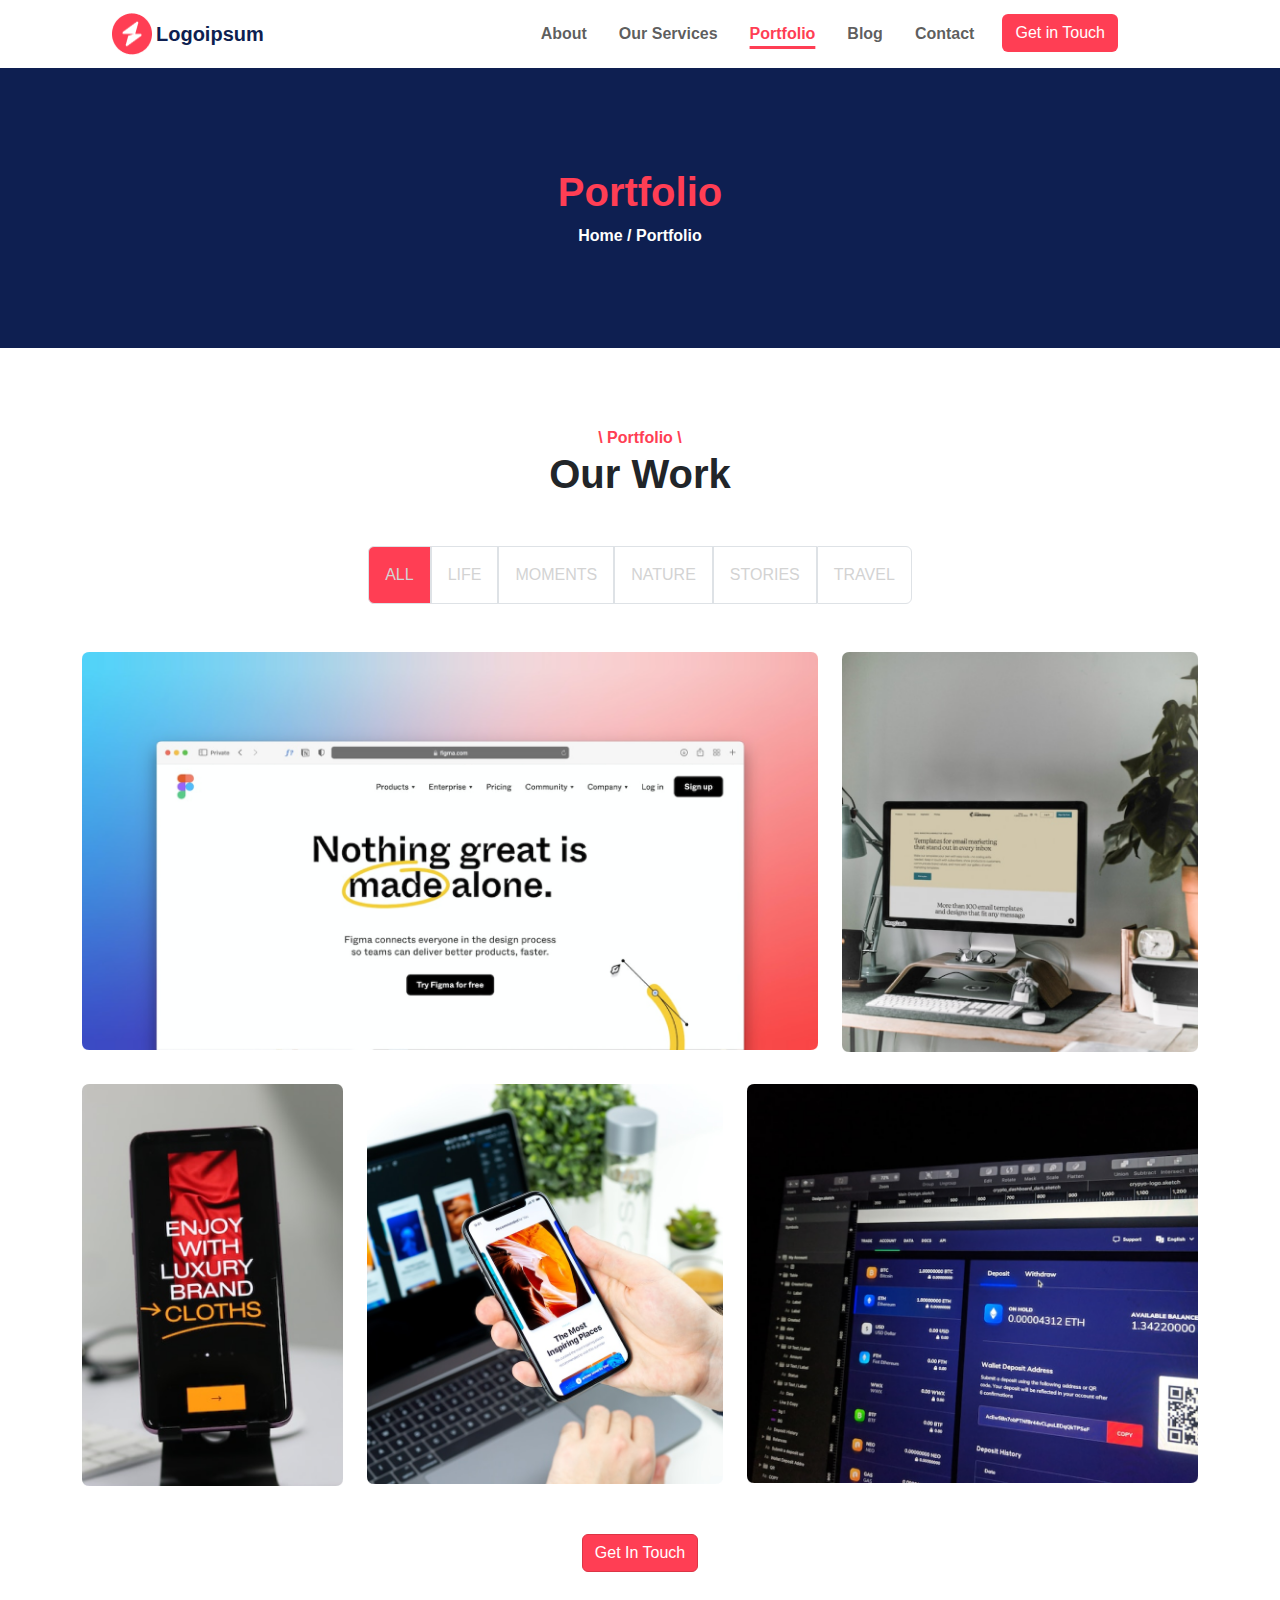
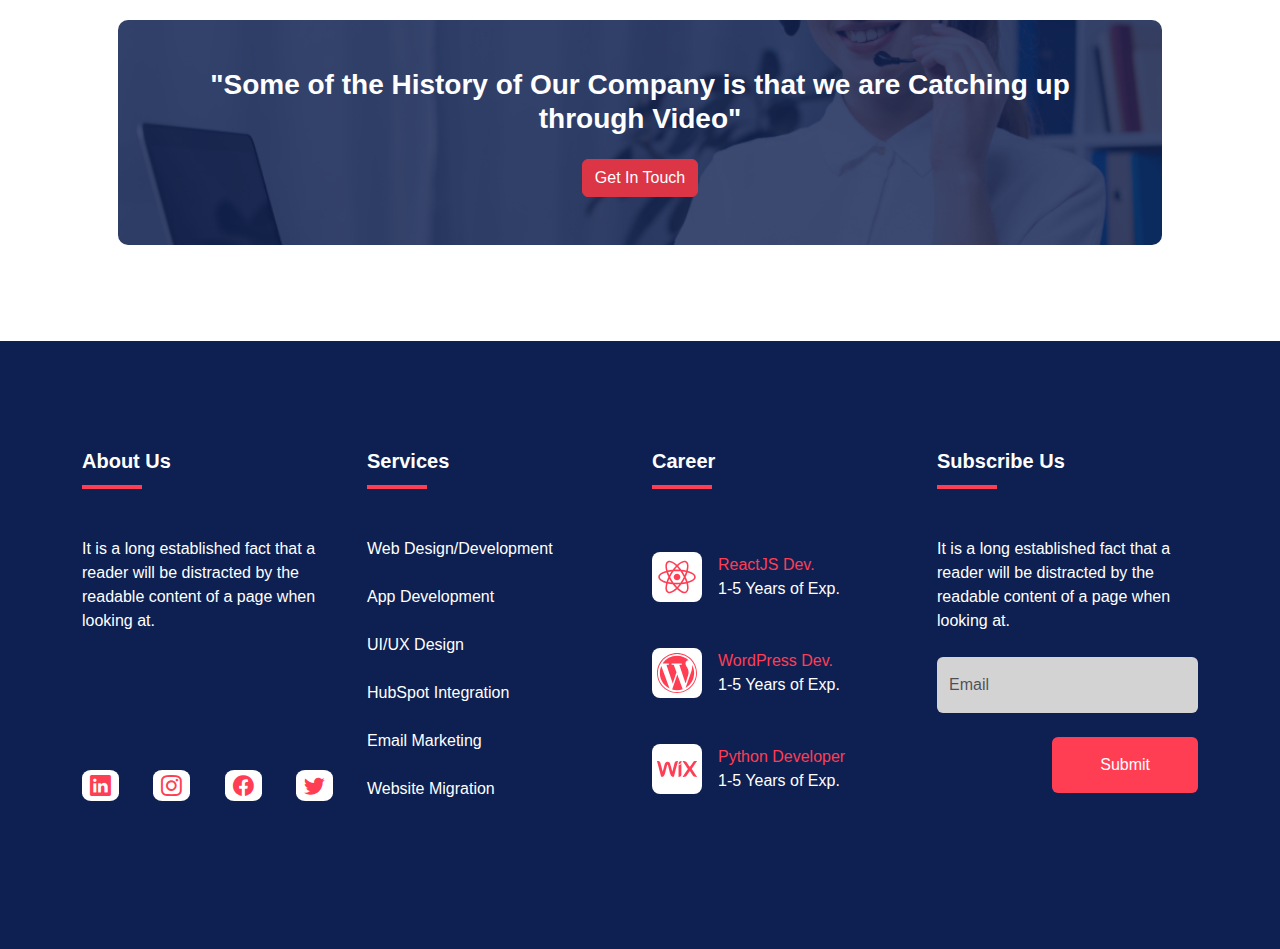
<file: index.html>
<!DOCTYPE html>
<html lang="en">

<head>
    <meta charset="UTF-8">
    <meta name="viewport" content="width=device-width, initial-scale=1.0">
    <link rel="stylesheet" href="https://cdn.jsdelivr.net/npm/bootstrap@5.3.3/dist/css/bootstrap.min.css">
    <link rel="stylesheet" href="https://cdn.jsdelivr.net/npm/bootstrap-icons@1.11.3/font/bootstrap-icons.min.css">
    <link rel="stylesheet" href="styles.css">
    <title>Portfolio</title>
</head>

<body>

<nav class="navbar navbar-expand-lg bg-white">
<div class="container-fluid d-flex justify-content-between align-items-center">
    <a class="navbar-brand d-flex align-items-center" href="#">
        <img class="me-1" src="img/logo.png" alt="">
        Logoipsum
    </a>
    <button class="navbar-toggler" type="button" data-bs-toggle="collapse" data-bs-target="#navbarNav"
        aria-controls="navbarNav" aria-expanded="false" aria-label="Toggle navigation">
        <span class="navbar-toggler-icon"></span>
    </button>
    <div class="collapse navbar-collapse justify-content-end" id="navbarNav">
        <ul class="navbar-nav fw-bold gap-3">
            <li class="nav-item">
                <a class="nav-link" href="#">About</a>
            </li>
            <li class="nav-item">
                <a class="nav-link" href="#">Our Services</a>
            </li>
            <li class="nav-item">
                <a class="nav-link  active" aria-current="page" href="#">Portfolio</a>
            </li>
            <li class="nav-item">
                <a class="nav-link" href="#">Blog</a>
            </li>
            <li class="nav-item">
                <a class="nav-link" href="#">Contact</a>
            </li>
            <li class="nav-item">
                <button type="button" class="btn ms-1">Get in Touch</button>
            </li>
        </ul>
    </div>
</div>
</nav>

<div class="text-center px-auto secondcont">
<h1 class="fw-bold">Portfolio</h1>
<div class="fw-bold text-white">Home / Portfolio</div>
</div>

<main class="bg-white">
<div class="text-center px-auto getintouch pt-5">
    <div class="fw-bolder">\ Portfolio \</div>
    <h1 class="fw-bold">Our Work</h1>
</div>

<div class="container d-flex justify-content-center align-items-center my-5">
    <div class="row d-flex">
        <div class="col col4 bg-danger border text-center py-lg-3 px-lg-3 px-sm-2 py-sm-2 mx-0 rounded-start">ALL</div>
        <div class="col col4 text-center py-lg-3 px-lg-3 px-sm-2 py-sm-2 border mx-0">LIFE</div>
        <div class="col col4 text-center py-lg-3 px-lg-3 px-sm-2 py-sm-2 border mx-0">MOMENTS</div>
        <div class="col col4 text-center py-lg-3 px-lg-3 px-sm-2 py-sm-2 border mx-0">NATURE</div>
        <div class="col col4 text-center py-lg-3 px-lg-3 px-sm-2 py-sm-2 border mx-0">STORIES</div>
        <div class="col col4 text-center py-lg-3 px-lg-3 px-sm-2 py-sm-2 border mx-0 rounded-end">TRAVEL</div>
    </div>
</div>

<div class="container">
    <div class="row">
        <div class="col-lg-8">
            <img src="img/img0.png" alt="Image 0" class="img-fluid">
        </div>
        <div class="col-lg-4 mt-lg-0  mt-sm-4">
            <img src="img/img1.png" alt="Image 1" class="img-fluid w-100">
        </div>
    </div>
    <div class="row mt-3">
        <div class="col-md-3 mt-sm-3">
            <img src="img/img2.png" alt="Image 2" class="img-fluid w-100">
        </div>
        <div class="col-md-4 mt-sm-3">
            <img src="img/img3.png" alt="Image 3" class="img-fluid w-100">
        </div>
        <div class="col-md-5 mt-sm-3">
            <img src="img/img4.png" alt="Image 4" class="img-fluid w-100">
        </div>
    </div>
</div>
<div class="mt-5 d-flex justify-content-center">
<button class="btn btn2 btn-danger ">Get In Touch</button>
</div>
</main>

<div class="container bg-white py-5 px-5 mb-5">
    <div class="row justify-content-center">
        <div class="col-12">
            <div class="background-section position-relative text-center p-5">
                <h3 class="text-white fw-bold">"Some of the History of Our Company is that we are Catching up through
                    Video"</h3>
                <a href="#" class="btn btn-danger mt-3">Get In Touch</a>
            </div>
        </div>
    </div>
</div>

<footer>
<div class="container py-5">
    <div class="row text-center text-md-start">
        <div class="col-md-3 mb-4">
            <h5 class="underline pb-2">About Us</h5>
            <p class="mt-3 mt-lg-5">It is a long established fact that a reader will be distracted by the readable content
                of a page when looking at.</p>
            <div class="social-icons d-flex justify-content-center justify-content-md-start px-auto py-auto gap-4">
                <a href="#"><i class="bi bi-linkedin px-2 py-2"></i></a>
                <a href="#"><i class="bi bi-instagram px-2 py-2"></i></a>
                <a href="#"><i class="bi bi-facebook px-2 py-2"></i></a>
                <a href="#"><i class="bi bi-twitter px-2 py-2"></i></a>
            </div>
        </div>

        <div class="col-md-3 mb-4">
            <h5 class="underline pb-2">Services</h5>
            <ul class="list-unstyled mt-3 mt-lg-5">
                <li class="mb-4">Web Design/Development</li>
                <li class="mb-4">App Development</li>
                <li class="mb-4">UI/UX Design</li>
                <li class="mb-4">HubSpot Integration</li>
                <li class="mb-4">Email Marketing</li>
                <li>Website Migration</li>
            </ul>
        </div>

        <div class="col-md-3 mb-4 justcont">
            <h5 class="underline pb-2">Career</h5>
            <div class="d-flex align-items-center mt-3 mt-lg-5">
                <div class="icon-box me-3">
                <svg height="2.5rem" width="12.5rem"viewBox="0 0 32 32" fill="none" xmlns="http://www.w3.org/2000/svg">
                    <g id="SVGRepo_bgCarrier" stroke-width="0"></g>
                    <g id="SVGRepo_tracerCarrier" stroke-linecap="round" stroke-linejoin="round"></g>
                    <g id="SVGRepo_iconCarrier">
                        <path
                            d="M18.6789 15.9759C18.6789 14.5415 17.4796 13.3785 16 13.3785C14.5206 13.3785 13.3211 14.5415 13.3211 15.9759C13.3211 17.4105 14.5206 18.5734 16 18.5734C17.4796 18.5734 18.6789 17.4105 18.6789 15.9759Z"
                            fill="#FF3E54"></path>
                        <path fill-rule="evenodd" clip-rule="evenodd"
                            d="M24.7004 11.1537C25.2661 8.92478 25.9772 4.79148 23.4704 3.39016C20.9753 1.99495 17.7284 4.66843 16.0139 6.27318C14.3044 4.68442 10.9663 2.02237 8.46163 3.42814C5.96751 4.82803 6.73664 8.8928 7.3149 11.1357C4.98831 11.7764 1 13.1564 1 15.9759C1 18.7874 4.98416 20.2888 7.29698 20.9289C6.71658 23.1842 5.98596 27.1909 8.48327 28.5877C10.9973 29.9932 14.325 27.3945 16.0554 25.7722C17.7809 27.3864 20.9966 30.0021 23.4922 28.6014C25.9956 27.1963 25.3436 23.1184 24.7653 20.8625C27.0073 20.221 31 18.7523 31 15.9759C31 13.1835 26.9903 11.7923 24.7004 11.1537ZM24.4162 19.667C24.0365 18.5016 23.524 17.2623 22.8971 15.9821C23.4955 14.7321 23.9881 13.5088 24.3572 12.3509C26.0359 12.8228 29.7185 13.9013 29.7185 15.9759C29.7185 18.07 26.1846 19.1587 24.4162 19.667ZM22.85 27.526C20.988 28.571 18.2221 26.0696 16.9478 24.8809C17.7932 23.9844 18.638 22.9422 19.4625 21.7849C20.9129 21.6602 22.283 21.4562 23.5256 21.1777C23.9326 22.7734 24.7202 26.4763 22.85 27.526ZM9.12362 27.5111C7.26143 26.47 8.11258 22.8946 8.53957 21.2333C9.76834 21.4969 11.1286 21.6865 12.5824 21.8008C13.4123 22.9332 14.2816 23.9741 15.1576 24.8857C14.0753 25.9008 10.9945 28.557 9.12362 27.5111ZM2.28149 15.9759C2.28149 13.874 5.94207 12.8033 7.65904 12.3326C8.03451 13.5165 8.52695 14.7544 9.12123 16.0062C8.51925 17.2766 8.01977 18.5341 7.64085 19.732C6.00369 19.2776 2.28149 18.0791 2.28149 15.9759ZM9.1037 4.50354C10.9735 3.45416 13.8747 6.00983 15.1159 7.16013C14.2444 8.06754 13.3831 9.1006 12.5603 10.2265C11.1494 10.3533 9.79875 10.5569 8.55709 10.8297C8.09125 9.02071 7.23592 5.55179 9.1037 4.50354ZM20.3793 11.5771C21.3365 11.6942 22.2536 11.85 23.1147 12.0406C22.8562 12.844 22.534 13.6841 22.1545 14.5453C21.6044 13.5333 21.0139 12.5416 20.3793 11.5771ZM16.0143 8.0481C16.6054 8.66897 17.1974 9.3623 17.7798 10.1145C16.5985 10.0603 15.4153 10.0601 14.234 10.1137C14.8169 9.36848 15.414 8.67618 16.0143 8.0481ZM9.8565 14.5444C9.48329 13.6862 9.16398 12.8424 8.90322 12.0275C9.75918 11.8418 10.672 11.69 11.623 11.5748C10.9866 12.5372 10.3971 13.5285 9.8565 14.5444ZM11.6503 20.4657C10.6679 20.3594 9.74126 20.2153 8.88556 20.0347C9.15044 19.2055 9.47678 18.3435 9.85796 17.4668C10.406 18.4933 11.0045 19.4942 11.6503 20.4657ZM16.0498 23.9915C15.4424 23.356 14.8365 22.6531 14.2448 21.8971C15.4328 21.9423 16.6231 21.9424 17.811 21.891C17.2268 22.6608 16.6369 23.3647 16.0498 23.9915ZM22.1667 17.4222C22.5677 18.3084 22.9057 19.1657 23.1742 19.9809C22.3043 20.1734 21.3652 20.3284 20.3757 20.4435C21.015 19.4607 21.6149 18.4536 22.1667 17.4222ZM18.7473 20.5941C16.9301 20.72 15.1016 20.7186 13.2838 20.6044C12.2509 19.1415 11.3314 17.603 10.5377 16.0058C11.3276 14.4119 12.2404 12.8764 13.2684 11.4158C15.0875 11.2825 16.9178 11.2821 18.7369 11.4166C19.7561 12.8771 20.6675 14.4086 21.4757 15.9881C20.6771 17.5812 19.7595 19.1198 18.7473 20.5941ZM22.8303 4.4666C24.7006 5.51254 23.8681 9.22726 23.4595 10.8426C22.2149 10.5641 20.8633 10.3569 19.4483 10.2281C18.6239 9.09004 17.7698 8.05518 16.9124 7.15949C18.1695 5.98441 20.9781 3.43089 22.8303 4.4666Z"
                            fill="#FF3E54"></path>
                    </g>
                </svg>

                </div>
                <div>
                    <p class="mb-0 mt-0 pt-3">ReactJS Dev.</p>
                    <p>1-5 Years of Exp.</p>
                </div>
            </div>
            <div class="d-flex align-items-center mt-3">
                <div class="icon-box me-3">
                <svg height="2.5rem" width="12.5rem" version="1.1" id="Capa_1" xmlns="http://www.w3.org/2000/svg"
                    xmlns:xlink="http://www.w3.org/1999/xlink" viewBox="0 0 25.925 25.925" xml:space="preserve" fill="#000000">
                    <g id="SVGRepo_bgCarrier" stroke-width="0"></g>
                    <g id="SVGRepo_tracerCarrier" stroke-linecap="round" stroke-linejoin="round"></g>
                    <g id="SVGRepo_iconCarrier">
                        <g>
                            <path style="fill:#FF3E54;"
                                d="M1.843,12.962c0,4.401,2.557,8.205,6.267,10.008L2.805,8.437C2.189,9.819,1.843,11.35,1.843,12.962z M20.469,12.4c0-1.374-0.493-2.326-0.917-3.066c-0.563-0.917-1.092-1.691-1.092-2.608c0-1.021,0.775-1.973,1.867-1.973 c0.049,0,0.096,0.006,0.145,0.008c-1.979-1.813-4.615-2.919-7.509-2.919c-3.885,0-7.303,1.993-9.291,5.013 c0.261,0.008,0.507,0.013,0.716,0.013c1.163,0,2.963-0.142,2.963-0.142c0.599-0.035,0.67,0.846,0.071,0.917 c0,0-0.603,0.07-1.272,0.105l4.049,12.045l2.434-7.298l-1.732-4.747c-0.599-0.035-1.167-0.105-1.167-0.105 c-0.6-0.036-0.529-0.953,0.07-0.917c0,0,1.836,0.142,2.928,0.142c1.163,0,2.964-0.142,2.964-0.142 c0.6-0.035,0.67,0.846,0.071,0.917c0,0-0.604,0.07-1.272,0.105l4.018,11.953l1.11-3.706C20.187,14.55,20.469,13.353,20.469,12.4z M13.158,13.935l-3.337,9.694c0.997,0.293,2.05,0.453,3.142,0.453c1.294,0,2.537-0.224,3.693-0.63 c-0.029-0.048-0.057-0.099-0.08-0.153L13.158,13.935z M22.72,7.627c0.049,0.354,0.075,0.734,0.075,1.144 c0,1.128-0.212,2.396-0.846,3.982l-3.396,9.82c3.306-1.928,5.529-5.509,5.529-9.611C24.082,11.028,23.588,9.21,22.72,7.627z">
                            </path>
                            <g>
                                <path style="fill:#FF3E54;"
                                    d="M0,12.962c0,7.147,5.815,12.963,12.962,12.963c7.149,0,12.963-5.816,12.963-12.963 S20.111,0,12.963,0S0,5.814,0,12.962z M0.594,12.962c0-6.819,5.548-12.368,12.368-12.368s12.369,5.549,12.369,12.368 S19.782,25.33,12.963,25.33S0.594,19.781,0.594,12.962z">
                                </path>
                            </g>
                        </g>
                    </g>
                </svg>
                </div>
                <div>
                    <p class="mt-0 mb-0 pt-3">WordPress Dev.</p>
                    <p>1-5 Years of Exp.</p>
                </div>
            </div>
            <div class="d-flex align-items-center mt-3">
                <div class="icon-box me-3">
                    <svg height="2.5rem" width="12.5rem" fill="#FF3E54" viewBox="0 0 24 24" xmlns="http://www.w3.org/2000/svg">
                        <g id="SVGRepo_bgCarrier" stroke-width="0"></g>
                        <g id="SVGRepo_tracerCarrier" stroke-linecap="round" stroke-linejoin="round"></g>
                        <g id="SVGRepo_iconCarrier">
                            <path
                                d="m3.438 13.605c.073-.281.149-.56.222-.842.284-1.083.565-2.17.855-3.254.105-.442.259-.831.459-1.19l-.012.024c.215-.371.583-.632 1.016-.699l.008-.001c.101-.023.218-.036.338-.036.467 0 .887.198 1.182.515l.001.001c.136.156.243.341.31.544l.003.011c.185.492.377 1.125.535 1.772l.025.124q.391 1.482.786 2.966c.006.023 0 .05.033.07.056-.222.116-.442.172-.661q.51-1.987 1.018-3.97c.062-.248.126-.495.191-.743.049-.185.124-.346.222-.491l-.004.006c.149-.221.38-.376.649-.422l.006-.001c.313-.065.674-.103 1.044-.104h.001c.073 0 .086.017.07.086q-.466 1.779-.928 3.558-.684 2.631-1.371 5.259c-.046.172-.089.347-.135.518-.01.033-.014.062-.059.066-.07.007-.151.011-.234.011-.263 0-.517-.039-.756-.111l.018.005c-.122-.043-.225-.11-.31-.195-.12-.112-.231-.229-.335-.351l-.005-.006c-.113-.169-.212-.363-.287-.569l-.006-.019c-.265-.639-.505-1.403-.679-2.192l-.017-.094c-.281-1.12-.568-2.24-.852-3.36-.018-.07-.047-.132-.087-.186l.001.001c-.043-.077-.125-.129-.218-.129-.002 0-.003 0-.005 0-.113.011-.205.087-.239.189l-.001.002c-.096.304-.165.614-.248.922-.334 1.288-.658 2.58-1.001 3.865-.102.383-.271.743-.4 1.12-.138.361-.369.66-.665.876l-.005.004c-.135.104-.3.174-.481.195h-.005c-.154.021-.333.032-.514.032-.054 0-.107-.001-.161-.003h.008c-.059 0-.08-.023-.099-.08q-.48-1.823-.968-3.643-.631-2.384-1.27-4.777l-.238-.902c-.006-.03-.032-.073.03-.079.105-.015.226-.023.349-.023.399 0 .778.089 1.117.248l-.016-.007c.234.122.41.33.487.581l.002.007c.172.56.301 1.126.446 1.691q.495 1.913.984 3.826c.003.017.008.033.014.048l-.001-.001z">
                            </path>
                            <path
                                d="m15.343 16.739c.099-.149.188-.281.278-.416q1.44-2.146 2.88-4.288c.011-.014.018-.032.018-.051 0-.023-.009-.043-.025-.058q-1.194-1.774-2.385-3.548l-.72-1.083c-.01-.017-.033-.033-.026-.066l.489.03c.304.02.602.04.902.056.244.03.461.129.636.276l-.002-.002c.158.12.291.264.396.426l.004.007c.518.786 1.03 1.576 1.569 2.346.24.34.343.307.598.056.126-.149.242-.316.342-.493l.008-.016c.446-.664.886-1.334 1.341-1.992.253-.354.642-.596 1.089-.65l.007-.001c.275-.031.594-.048.916-.048.104 0 .208.002.311.005h-.015c.08 0 .03.043.014.066-.222.33-.442.661-.667.991q-1.22 1.822-2.438 3.633c-.014.017-.023.04-.023.064 0 .028.011.053.029.071q1.546 2.299 3.089 4.598c.014.023.046.046.036.07s-.056.014-.08.014c-.089.003-.193.005-.298.005-.293 0-.583-.014-.869-.04l.037.003c-.424-.053-.794-.25-1.066-.541l-.001-.001c-.133-.16-.257-.338-.364-.527l-.01-.018c-.433-.647-.862-1.295-1.295-1.946-.068-.106-.154-.194-.254-.262l-.003-.002c-.033-.03-.077-.048-.126-.048s-.093.018-.126.049c-.073.051-.134.114-.183.186l-.002.003c-.545.779-1.05 1.586-1.579 2.378-.251.37-.639.631-1.09.709l-.01.001c-.214.037-.461.057-.713.057-.071 0-.142-.002-.212-.005h.01z">
                            </path>
                            <path
                                d="m14.639 8.758v.129q0 3.29.006 6.58c0 .012.001.025.001.039 0 .45-.248.843-.615 1.048l-.006.003c-.128.082-.281.138-.445.155h-.005c-.152.017-.327.026-.505.026-.01 0-.021 0-.031 0h.002c-.109 0-.109 0-.109-.106 0-1.186 0-2.372-.006-3.558 0-.998-.01-1.992 0-2.99.009-.189.115-.35.269-.438l.003-.001c.146-.096.307-.16.459-.245.304-.147.563-.301.807-.474l-.017.012c.056-.053.115-.112.194-.182z">
                            </path>
                            <path
                                d="m12.912 9.182c0-.012 0-.026 0-.04 0-.282.036-.555.104-.815l-.005.022c.09-.326.276-.6.526-.798l.003-.002c.231-.161.51-.27.811-.303l.008-.001c.089-.017.178-.023.267-.036.073-.014.093.026.096.089 0 .014.001.032.001.049 0 .119-.011.236-.032.35l.002-.012c-.066.403-.25.755-.516 1.028-.152.143-.335.255-.538.324l-.01.003c-.232.085-.433.193-.615.325l.007-.005c-.026.02-.056.059-.093.04s-.017-.066-.02-.099.003-.082.003-.118z">
                            </path>
                        </g>
                    </svg>
                </div>
                <div>
                    <p class="mt-0 mb-0 pt-3">Python Developer</p>
                    <p>1-5 Years of Exp.</p>
                </div>
            </div>
        </div>

        <div class="col-md-3 mb-4">
            <h5 class="underline pb-2 pb-2">Subscribe Us</h5>
            <p class="mt-3 mt-lg-5">It is a long established fact that a reader will be distracted by the readable content
                of a page when looking at.</p>
            <form>
                <input type="email" class="form-control me-2 mt-4 py-3" placeholder="Email" required>
                <button type="submit" class="btn btn-submit px-5 py-3 mt-4 float-end emailbtn">Submit</button>
            </form>
        </div>
    </div>
</div>
    </footer>

    <script src="https://code.jquery.com/jquery-3.5.1.min.js"></script>
    <script src="https://cdn.jsdelivr.net/npm/@popperjs/core@2.11.8/dist/umd/popper.min.js"
        integrity="sha384-I7E8VVD/ismYTF4hNIPjVp/Zjvgyol6VFvRkX/vR+Vc4jQkC+hVqc2pM8ODewa9r"
        crossorigin="anonymous"></script>
    <script src="https://cdn.jsdelivr.net/npm/bootstrap@5.3.3/dist/js/bootstrap.min.js"
        integrity="sha384-0pUGZvbkm6XF6gxjEnlmuGrJXVbNuzT9qBBavbLwCsOGabYfZo0T0to5eqruptLy"
        crossorigin="anonymous"></script>
    <script src="script.js"></script>
</body>

</html>
</file>
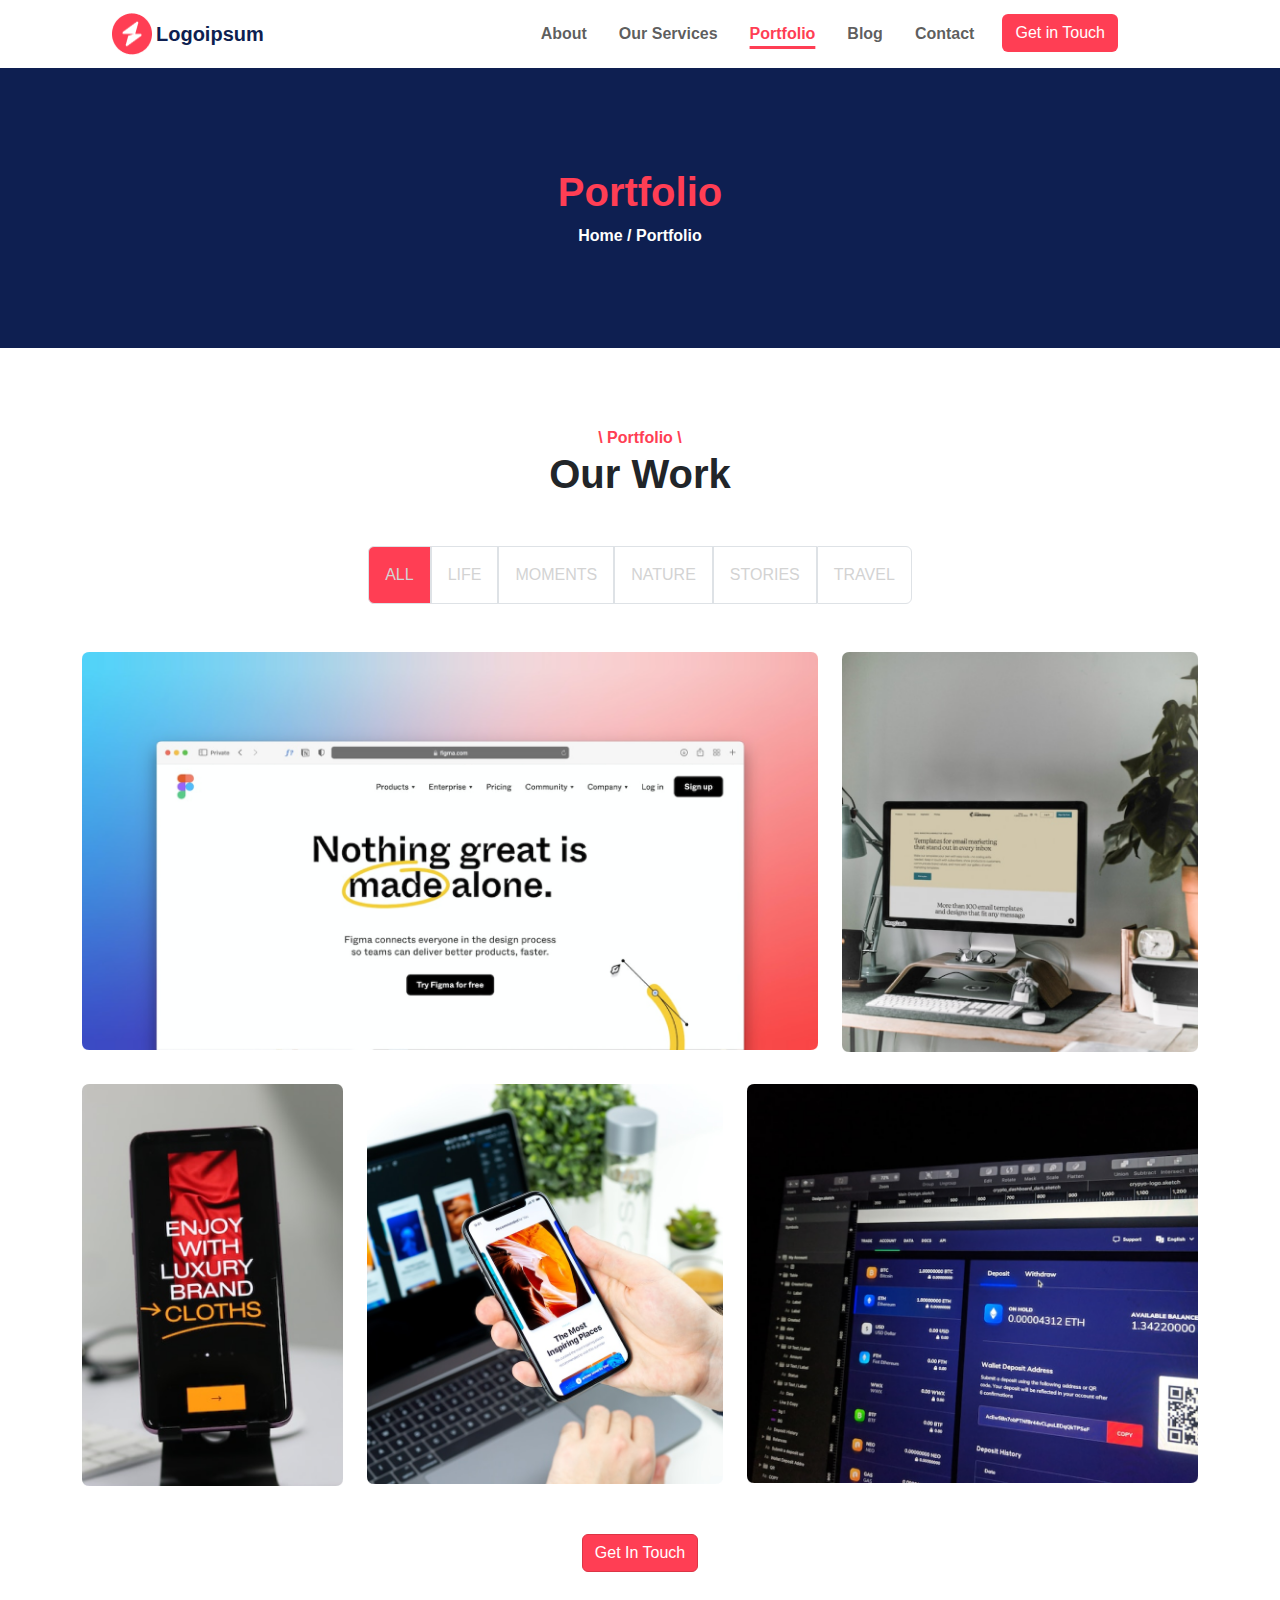
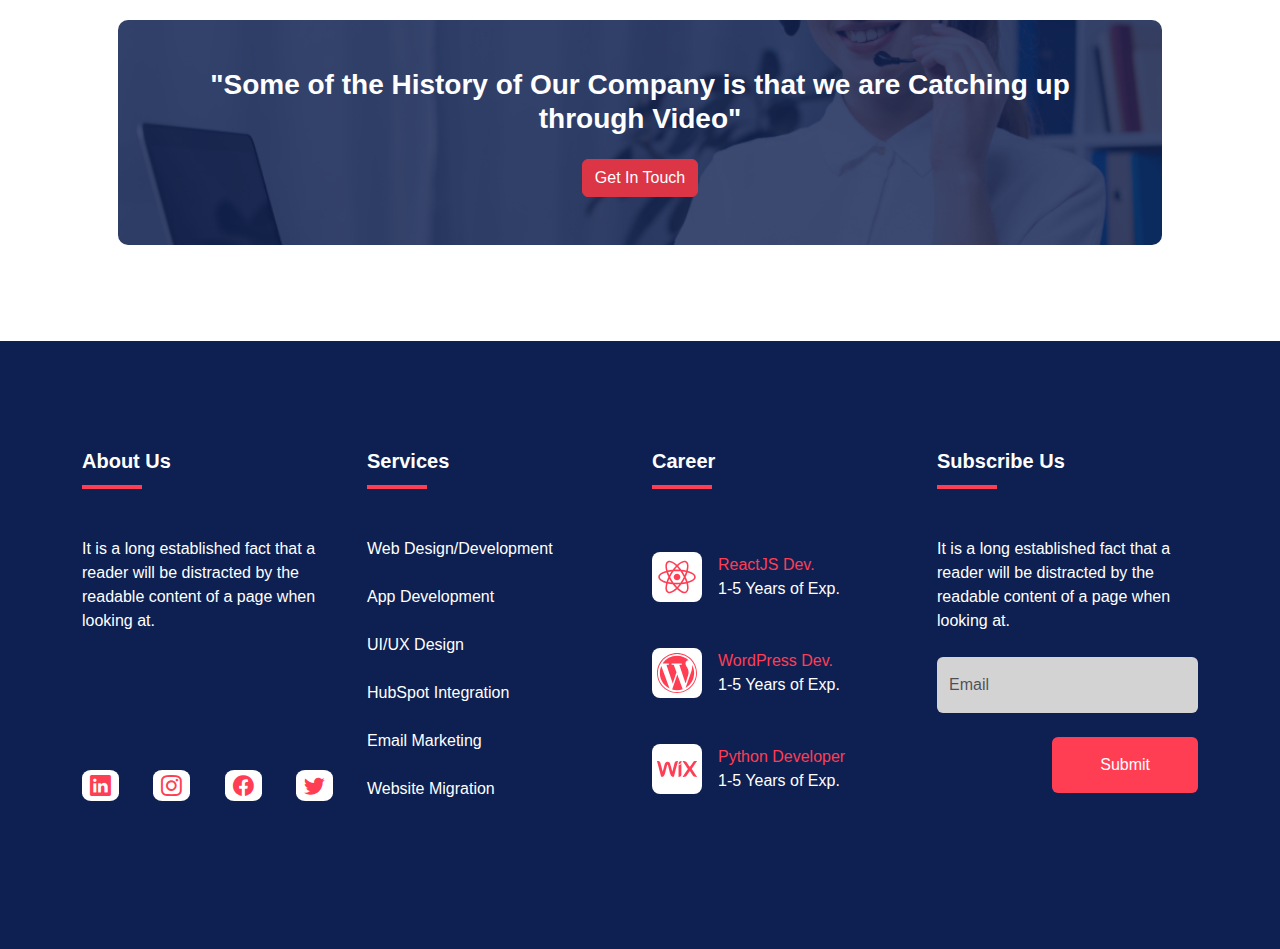
<file: portfolio.html>
<!DOCTYPE html>
<html lang="en">

<head>
    <meta charset="UTF-8">
    <meta name="viewport" content="width=device-width, initial-scale=1.0">
    <link rel="stylesheet" href="https://cdn.jsdelivr.net/npm/bootstrap@5.3.3/dist/css/bootstrap.min.css">
    <link rel="stylesheet" href="https://cdn.jsdelivr.net/npm/bootstrap-icons@1.11.3/font/bootstrap-icons.min.css">
    <link rel="stylesheet" href="styles.css">
    <title>Portfolio</title>
</head>

<body>

<nav class="navbar navbar-expand-lg bg-white">
<div class="container-fluid d-flex justify-content-between align-items-center">
    <a class="navbar-brand d-flex align-items-center" href="#">
        <img class="me-1" src="img/logo.png" alt="">
        Logoipsum
    </a>
    <button class="navbar-toggler" type="button" data-bs-toggle="collapse" data-bs-target="#navbarNav"
        aria-controls="navbarNav" aria-expanded="false" aria-label="Toggle navigation">
        <span class="navbar-toggler-icon"></span>
    </button>
    <div class="collapse navbar-collapse justify-content-end" id="navbarNav">
        <ul class="navbar-nav fw-bold gap-3">
            <li class="nav-item">
                <a class="nav-link" href="#">About</a>
            </li>
            <li class="nav-item">
                <a class="nav-link" href="#">Our Services</a>
            </li>
            <li class="nav-item">
                <a class="nav-link  active" aria-current="page" href="#">Portfolio</a>
            </li>
            <li class="nav-item">
                <a class="nav-link" href="#">Blog</a>
            </li>
            <li class="nav-item">
                <a class="nav-link" href="#">Contact</a>
            </li>
            <li class="nav-item">
                <button type="button" class="btn ms-1">Get in Touch</button>
            </li>
        </ul>
    </div>
</div>
</nav>

<div class="text-center px-auto secondcont">
<h1 class="fw-bold">Portfolio</h1>
<div class="fw-bold text-white">Home / Portfolio</div>
</div>

<main class="bg-white">
<div class="text-center px-auto getintouch pt-5">
    <div class="fw-bolder">\ Portfolio \</div>
    <h1 class="fw-bold">Our Work</h1>
</div>

<div class="container d-flex justify-content-center align-items-center my-5">
    <div class="row d-flex">
        <div class="col col4 bg-danger border text-center py-lg-3 px-lg-3 px-sm-2 py-sm-2 mx-0 rounded-start">ALL</div>
        <div class="col col4 text-center py-lg-3 px-lg-3 px-sm-2 py-sm-2 border mx-0">LIFE</div>
        <div class="col col4 text-center py-lg-3 px-lg-3 px-sm-2 py-sm-2 border mx-0">MOMENTS</div>
        <div class="col col4 text-center py-lg-3 px-lg-3 px-sm-2 py-sm-2 border mx-0">NATURE</div>
        <div class="col col4 text-center py-lg-3 px-lg-3 px-sm-2 py-sm-2 border mx-0">STORIES</div>
        <div class="col col4 text-center py-lg-3 px-lg-3 px-sm-2 py-sm-2 border mx-0 rounded-end">TRAVEL</div>
    </div>
</div>

<div class="container">
    <div class="row">
        <div class="col-lg-8">
            <img src="img/img0.png" alt="Image 0" class="img-fluid">
        </div>
        <div class="col-lg-4 mt-lg-0  mt-sm-4">
            <img src="img/img1.png" alt="Image 1" class="img-fluid w-100">
        </div>
    </div>
    <div class="row mt-3">
        <div class="col-md-3 mt-sm-3">
            <img src="img/img2.png" alt="Image 2" class="img-fluid w-100">
        </div>
        <div class="col-md-4 mt-sm-3">
            <img src="img/img3.png" alt="Image 3" class="img-fluid w-100">
        </div>
        <div class="col-md-5 mt-sm-3">
            <img src="img/img4.png" alt="Image 4" class="img-fluid w-100">
        </div>
    </div>
</div>
<div class="mt-5 d-flex justify-content-center">
<button class="btn btn2 btn-danger ">Get In Touch</button>
</div>
</main>

<div class="container bg-white py-5 px-5 mb-5">
    <div class="row justify-content-center">
        <div class="col-12">
            <div class="background-section position-relative text-center p-5">
                <h3 class="text-white fw-bold">"Some of the History of Our Company is that we are Catching up through
                    Video"</h3>
                <a href="#" class="btn btn-danger mt-3">Get In Touch</a>
            </div>
        </div>
    </div>
</div>

<footer>
<div class="container py-5">
    <div class="row text-center text-md-start">
        <div class="col-md-3 mb-4">
            <h5 class="underline pb-2">About Us</h5>
            <p class="mt-3 mt-lg-5">It is a long established fact that a reader will be distracted by the readable content
                of a page when looking at.</p>
            <div class="social-icons d-flex justify-content-center justify-content-md-start px-auto py-auto gap-4">
                <a href="#"><i class="bi bi-linkedin px-2 py-2"></i></a>
                <a href="#"><i class="bi bi-instagram px-2 py-2"></i></a>
                <a href="#"><i class="bi bi-facebook px-2 py-2"></i></a>
                <a href="#"><i class="bi bi-twitter px-2 py-2"></i></a>
            </div>
        </div>

        <div class="col-md-3 mb-4">
            <h5 class="underline pb-2">Services</h5>
            <ul class="list-unstyled mt-3 mt-lg-5">
                <li class="mb-4">Web Design/Development</li>
                <li class="mb-4">App Development</li>
                <li class="mb-4">UI/UX Design</li>
                <li class="mb-4">HubSpot Integration</li>
                <li class="mb-4">Email Marketing</li>
                <li>Website Migration</li>
            </ul>
        </div>

        <div class="col-md-3 mb-4 justcont">
            <h5 class="underline pb-2">Career</h5>
            <div class="d-flex align-items-center mt-3 mt-lg-5">
                <div class="icon-box me-3">
                <svg height="2.5rem" width="12.5rem"viewBox="0 0 32 32" fill="none" xmlns="http://www.w3.org/2000/svg">
                    <g id="SVGRepo_bgCarrier" stroke-width="0"></g>
                    <g id="SVGRepo_tracerCarrier" stroke-linecap="round" stroke-linejoin="round"></g>
                    <g id="SVGRepo_iconCarrier">
                        <path
                            d="M18.6789 15.9759C18.6789 14.5415 17.4796 13.3785 16 13.3785C14.5206 13.3785 13.3211 14.5415 13.3211 15.9759C13.3211 17.4105 14.5206 18.5734 16 18.5734C17.4796 18.5734 18.6789 17.4105 18.6789 15.9759Z"
                            fill="#FF3E54"></path>
                        <path fill-rule="evenodd" clip-rule="evenodd"
                            d="M24.7004 11.1537C25.2661 8.92478 25.9772 4.79148 23.4704 3.39016C20.9753 1.99495 17.7284 4.66843 16.0139 6.27318C14.3044 4.68442 10.9663 2.02237 8.46163 3.42814C5.96751 4.82803 6.73664 8.8928 7.3149 11.1357C4.98831 11.7764 1 13.1564 1 15.9759C1 18.7874 4.98416 20.2888 7.29698 20.9289C6.71658 23.1842 5.98596 27.1909 8.48327 28.5877C10.9973 29.9932 14.325 27.3945 16.0554 25.7722C17.7809 27.3864 20.9966 30.0021 23.4922 28.6014C25.9956 27.1963 25.3436 23.1184 24.7653 20.8625C27.0073 20.221 31 18.7523 31 15.9759C31 13.1835 26.9903 11.7923 24.7004 11.1537ZM24.4162 19.667C24.0365 18.5016 23.524 17.2623 22.8971 15.9821C23.4955 14.7321 23.9881 13.5088 24.3572 12.3509C26.0359 12.8228 29.7185 13.9013 29.7185 15.9759C29.7185 18.07 26.1846 19.1587 24.4162 19.667ZM22.85 27.526C20.988 28.571 18.2221 26.0696 16.9478 24.8809C17.7932 23.9844 18.638 22.9422 19.4625 21.7849C20.9129 21.6602 22.283 21.4562 23.5256 21.1777C23.9326 22.7734 24.7202 26.4763 22.85 27.526ZM9.12362 27.5111C7.26143 26.47 8.11258 22.8946 8.53957 21.2333C9.76834 21.4969 11.1286 21.6865 12.5824 21.8008C13.4123 22.9332 14.2816 23.9741 15.1576 24.8857C14.0753 25.9008 10.9945 28.557 9.12362 27.5111ZM2.28149 15.9759C2.28149 13.874 5.94207 12.8033 7.65904 12.3326C8.03451 13.5165 8.52695 14.7544 9.12123 16.0062C8.51925 17.2766 8.01977 18.5341 7.64085 19.732C6.00369 19.2776 2.28149 18.0791 2.28149 15.9759ZM9.1037 4.50354C10.9735 3.45416 13.8747 6.00983 15.1159 7.16013C14.2444 8.06754 13.3831 9.1006 12.5603 10.2265C11.1494 10.3533 9.79875 10.5569 8.55709 10.8297C8.09125 9.02071 7.23592 5.55179 9.1037 4.50354ZM20.3793 11.5771C21.3365 11.6942 22.2536 11.85 23.1147 12.0406C22.8562 12.844 22.534 13.6841 22.1545 14.5453C21.6044 13.5333 21.0139 12.5416 20.3793 11.5771ZM16.0143 8.0481C16.6054 8.66897 17.1974 9.3623 17.7798 10.1145C16.5985 10.0603 15.4153 10.0601 14.234 10.1137C14.8169 9.36848 15.414 8.67618 16.0143 8.0481ZM9.8565 14.5444C9.48329 13.6862 9.16398 12.8424 8.90322 12.0275C9.75918 11.8418 10.672 11.69 11.623 11.5748C10.9866 12.5372 10.3971 13.5285 9.8565 14.5444ZM11.6503 20.4657C10.6679 20.3594 9.74126 20.2153 8.88556 20.0347C9.15044 19.2055 9.47678 18.3435 9.85796 17.4668C10.406 18.4933 11.0045 19.4942 11.6503 20.4657ZM16.0498 23.9915C15.4424 23.356 14.8365 22.6531 14.2448 21.8971C15.4328 21.9423 16.6231 21.9424 17.811 21.891C17.2268 22.6608 16.6369 23.3647 16.0498 23.9915ZM22.1667 17.4222C22.5677 18.3084 22.9057 19.1657 23.1742 19.9809C22.3043 20.1734 21.3652 20.3284 20.3757 20.4435C21.015 19.4607 21.6149 18.4536 22.1667 17.4222ZM18.7473 20.5941C16.9301 20.72 15.1016 20.7186 13.2838 20.6044C12.2509 19.1415 11.3314 17.603 10.5377 16.0058C11.3276 14.4119 12.2404 12.8764 13.2684 11.4158C15.0875 11.2825 16.9178 11.2821 18.7369 11.4166C19.7561 12.8771 20.6675 14.4086 21.4757 15.9881C20.6771 17.5812 19.7595 19.1198 18.7473 20.5941ZM22.8303 4.4666C24.7006 5.51254 23.8681 9.22726 23.4595 10.8426C22.2149 10.5641 20.8633 10.3569 19.4483 10.2281C18.6239 9.09004 17.7698 8.05518 16.9124 7.15949C18.1695 5.98441 20.9781 3.43089 22.8303 4.4666Z"
                            fill="#FF3E54"></path>
                    </g>
                </svg>

                </div>
                <div>
                    <p class="mb-0 mt-0 pt-3">ReactJS Dev.</p>
                    <p>1-5 Years of Exp.</p>
                </div>
            </div>
            <div class="d-flex align-items-center mt-3">
                <div class="icon-box me-3">
                <svg height="2.5rem" width="12.5rem" version="1.1" id="Capa_1" xmlns="http://www.w3.org/2000/svg"
                    xmlns:xlink="http://www.w3.org/1999/xlink" viewBox="0 0 25.925 25.925" xml:space="preserve" fill="#000000">
                    <g id="SVGRepo_bgCarrier" stroke-width="0"></g>
                    <g id="SVGRepo_tracerCarrier" stroke-linecap="round" stroke-linejoin="round"></g>
                    <g id="SVGRepo_iconCarrier">
                        <g>
                            <path style="fill:#FF3E54;"
                                d="M1.843,12.962c0,4.401,2.557,8.205,6.267,10.008L2.805,8.437C2.189,9.819,1.843,11.35,1.843,12.962z M20.469,12.4c0-1.374-0.493-2.326-0.917-3.066c-0.563-0.917-1.092-1.691-1.092-2.608c0-1.021,0.775-1.973,1.867-1.973 c0.049,0,0.096,0.006,0.145,0.008c-1.979-1.813-4.615-2.919-7.509-2.919c-3.885,0-7.303,1.993-9.291,5.013 c0.261,0.008,0.507,0.013,0.716,0.013c1.163,0,2.963-0.142,2.963-0.142c0.599-0.035,0.67,0.846,0.071,0.917 c0,0-0.603,0.07-1.272,0.105l4.049,12.045l2.434-7.298l-1.732-4.747c-0.599-0.035-1.167-0.105-1.167-0.105 c-0.6-0.036-0.529-0.953,0.07-0.917c0,0,1.836,0.142,2.928,0.142c1.163,0,2.964-0.142,2.964-0.142 c0.6-0.035,0.67,0.846,0.071,0.917c0,0-0.604,0.07-1.272,0.105l4.018,11.953l1.11-3.706C20.187,14.55,20.469,13.353,20.469,12.4z M13.158,13.935l-3.337,9.694c0.997,0.293,2.05,0.453,3.142,0.453c1.294,0,2.537-0.224,3.693-0.63 c-0.029-0.048-0.057-0.099-0.08-0.153L13.158,13.935z M22.72,7.627c0.049,0.354,0.075,0.734,0.075,1.144 c0,1.128-0.212,2.396-0.846,3.982l-3.396,9.82c3.306-1.928,5.529-5.509,5.529-9.611C24.082,11.028,23.588,9.21,22.72,7.627z">
                            </path>
                            <g>
                                <path style="fill:#FF3E54;"
                                    d="M0,12.962c0,7.147,5.815,12.963,12.962,12.963c7.149,0,12.963-5.816,12.963-12.963 S20.111,0,12.963,0S0,5.814,0,12.962z M0.594,12.962c0-6.819,5.548-12.368,12.368-12.368s12.369,5.549,12.369,12.368 S19.782,25.33,12.963,25.33S0.594,19.781,0.594,12.962z">
                                </path>
                            </g>
                        </g>
                    </g>
                </svg>
                </div>
                <div>
                    <p class="mt-0 mb-0 pt-3">WordPress Dev.</p>
                    <p>1-5 Years of Exp.</p>
                </div>
            </div>
            <div class="d-flex align-items-center mt-3">
                <div class="icon-box me-3">
                    <svg height="2.5rem" width="12.5rem" fill="#FF3E54" viewBox="0 0 24 24" xmlns="http://www.w3.org/2000/svg">
                        <g id="SVGRepo_bgCarrier" stroke-width="0"></g>
                        <g id="SVGRepo_tracerCarrier" stroke-linecap="round" stroke-linejoin="round"></g>
                        <g id="SVGRepo_iconCarrier">
                            <path
                                d="m3.438 13.605c.073-.281.149-.56.222-.842.284-1.083.565-2.17.855-3.254.105-.442.259-.831.459-1.19l-.012.024c.215-.371.583-.632 1.016-.699l.008-.001c.101-.023.218-.036.338-.036.467 0 .887.198 1.182.515l.001.001c.136.156.243.341.31.544l.003.011c.185.492.377 1.125.535 1.772l.025.124q.391 1.482.786 2.966c.006.023 0 .05.033.07.056-.222.116-.442.172-.661q.51-1.987 1.018-3.97c.062-.248.126-.495.191-.743.049-.185.124-.346.222-.491l-.004.006c.149-.221.38-.376.649-.422l.006-.001c.313-.065.674-.103 1.044-.104h.001c.073 0 .086.017.07.086q-.466 1.779-.928 3.558-.684 2.631-1.371 5.259c-.046.172-.089.347-.135.518-.01.033-.014.062-.059.066-.07.007-.151.011-.234.011-.263 0-.517-.039-.756-.111l.018.005c-.122-.043-.225-.11-.31-.195-.12-.112-.231-.229-.335-.351l-.005-.006c-.113-.169-.212-.363-.287-.569l-.006-.019c-.265-.639-.505-1.403-.679-2.192l-.017-.094c-.281-1.12-.568-2.24-.852-3.36-.018-.07-.047-.132-.087-.186l.001.001c-.043-.077-.125-.129-.218-.129-.002 0-.003 0-.005 0-.113.011-.205.087-.239.189l-.001.002c-.096.304-.165.614-.248.922-.334 1.288-.658 2.58-1.001 3.865-.102.383-.271.743-.4 1.12-.138.361-.369.66-.665.876l-.005.004c-.135.104-.3.174-.481.195h-.005c-.154.021-.333.032-.514.032-.054 0-.107-.001-.161-.003h.008c-.059 0-.08-.023-.099-.08q-.48-1.823-.968-3.643-.631-2.384-1.27-4.777l-.238-.902c-.006-.03-.032-.073.03-.079.105-.015.226-.023.349-.023.399 0 .778.089 1.117.248l-.016-.007c.234.122.41.33.487.581l.002.007c.172.56.301 1.126.446 1.691q.495 1.913.984 3.826c.003.017.008.033.014.048l-.001-.001z">
                            </path>
                            <path
                                d="m15.343 16.739c.099-.149.188-.281.278-.416q1.44-2.146 2.88-4.288c.011-.014.018-.032.018-.051 0-.023-.009-.043-.025-.058q-1.194-1.774-2.385-3.548l-.72-1.083c-.01-.017-.033-.033-.026-.066l.489.03c.304.02.602.04.902.056.244.03.461.129.636.276l-.002-.002c.158.12.291.264.396.426l.004.007c.518.786 1.03 1.576 1.569 2.346.24.34.343.307.598.056.126-.149.242-.316.342-.493l.008-.016c.446-.664.886-1.334 1.341-1.992.253-.354.642-.596 1.089-.65l.007-.001c.275-.031.594-.048.916-.048.104 0 .208.002.311.005h-.015c.08 0 .03.043.014.066-.222.33-.442.661-.667.991q-1.22 1.822-2.438 3.633c-.014.017-.023.04-.023.064 0 .028.011.053.029.071q1.546 2.299 3.089 4.598c.014.023.046.046.036.07s-.056.014-.08.014c-.089.003-.193.005-.298.005-.293 0-.583-.014-.869-.04l.037.003c-.424-.053-.794-.25-1.066-.541l-.001-.001c-.133-.16-.257-.338-.364-.527l-.01-.018c-.433-.647-.862-1.295-1.295-1.946-.068-.106-.154-.194-.254-.262l-.003-.002c-.033-.03-.077-.048-.126-.048s-.093.018-.126.049c-.073.051-.134.114-.183.186l-.002.003c-.545.779-1.05 1.586-1.579 2.378-.251.37-.639.631-1.09.709l-.01.001c-.214.037-.461.057-.713.057-.071 0-.142-.002-.212-.005h.01z">
                            </path>
                            <path
                                d="m14.639 8.758v.129q0 3.29.006 6.58c0 .012.001.025.001.039 0 .45-.248.843-.615 1.048l-.006.003c-.128.082-.281.138-.445.155h-.005c-.152.017-.327.026-.505.026-.01 0-.021 0-.031 0h.002c-.109 0-.109 0-.109-.106 0-1.186 0-2.372-.006-3.558 0-.998-.01-1.992 0-2.99.009-.189.115-.35.269-.438l.003-.001c.146-.096.307-.16.459-.245.304-.147.563-.301.807-.474l-.017.012c.056-.053.115-.112.194-.182z">
                            </path>
                            <path
                                d="m12.912 9.182c0-.012 0-.026 0-.04 0-.282.036-.555.104-.815l-.005.022c.09-.326.276-.6.526-.798l.003-.002c.231-.161.51-.27.811-.303l.008-.001c.089-.017.178-.023.267-.036.073-.014.093.026.096.089 0 .014.001.032.001.049 0 .119-.011.236-.032.35l.002-.012c-.066.403-.25.755-.516 1.028-.152.143-.335.255-.538.324l-.01.003c-.232.085-.433.193-.615.325l.007-.005c-.026.02-.056.059-.093.04s-.017-.066-.02-.099.003-.082.003-.118z">
                            </path>
                        </g>
                    </svg>
                </div>
                <div>
                    <p class="mt-0 mb-0 pt-3">Python Developer</p>
                    <p>1-5 Years of Exp.</p>
                </div>
            </div>
        </div>

        <div class="col-md-3 mb-4">
            <h5 class="underline pb-2 pb-2">Subscribe Us</h5>
            <p class="mt-3 mt-lg-5">It is a long established fact that a reader will be distracted by the readable content
                of a page when looking at.</p>
            <form>
                <input type="email" class="form-control me-2 mt-4 py-3" placeholder="Email" required>
                <button type="submit" class="btn btn-submit px-5 py-3 mt-4 float-end emailbtn">Submit</button>
            </form>
        </div>
    </div>
</div>
    </footer>

    <script src="https://code.jquery.com/jquery-3.5.1.min.js"></script>
    <script src="https://cdn.jsdelivr.net/npm/@popperjs/core@2.11.8/dist/umd/popper.min.js"
        integrity="sha384-I7E8VVD/ismYTF4hNIPjVp/Zjvgyol6VFvRkX/vR+Vc4jQkC+hVqc2pM8ODewa9r"
        crossorigin="anonymous"></script>
    <script src="https://cdn.jsdelivr.net/npm/bootstrap@5.3.3/dist/js/bootstrap.min.js"
        integrity="sha384-0pUGZvbkm6XF6gxjEnlmuGrJXVbNuzT9qBBavbLwCsOGabYfZo0T0to5eqruptLy"
        crossorigin="anonymous"></script>
    <script src="script.js"></script>
</body>

</html>
</file>
<file: styles.css>
*{
    padding: 0;
    margin: 0;
    box-sizing: border-box;
    font-family: 'Montserrat', sans-serif;
}


.navbar-toggler{
    border: hidden;
}


.navbar-brand{
    color: #0E1F51;
    font-weight: 700;
}

.navbar-nav .nav-link.active {
    color: #FF3E54;
    text-decoration: underline;
    text-decoration-color: #FF3E54;
    text-decoration-thickness: 0.1875rem;
    text-underline-offset: 0.25rem;
}

a img{
    width: 2.5rem;
    height:2.618125rem ;
}

li button{
    color: #fff !important;
    background: #FF3E54 !important;
    border: none;
}

.secondcont{
    background: #0E1F51;
    width: 100%;
    padding-top: 4.375rem ;
    padding-bottom: 4.375rem ;
}

.secondcont h1 {
    color: #FF3E54;
}

h5 {
    font-weight: bold;
}

.underline {
    display: inline-block;
    position: relative;
}

.underline::after {
    content: '';
    width: 3.75rem;
    height: 0.25rem;
    background-color: #FF3E54;
    position: absolute;
    bottom: -0.5rem;
    left: 0;
}

.icon-box {
    background-color: #fff;
    width: 3.125rem;
    height: 3.125rem;
    display: flex;
    align-items: center;
    justify-content: center;
    border-radius: 0.5rem;
}

.social-icons a {
    color: #FF3E54;
    background: #fff;
    border-radius: 25%;
    font-size: 1.3rem;
    margin-right: 0.65rem;
}

.soc-i a{
    background: #ff3e54;
    color: #fff;
}

.btn-submit, input.btn {
    background: #FF3E54;
    border: none;
    color: white;
}

.btn-submit:hover {
    background: #FF3E54;;
}

footer {
    padding: 3.75rem 0;
    background:#0E1F51;
    color: #fff;    
}


p.mt-0{
    color: #FF3E54 !important;
}

main{
    background: #F8F8F8;
}

.getintouch div{
    color:#FF3E54;
    padding-top: 1.875rem;
}

.getintouchtwo{
    padding-bottom: 6.875rem !important;
}

input[type=text],[type=email], #textarea{
    border: none !important;
    background: #d3d3d3 !important;

}

#textarea{
    height: 8.125rem;
}

div a{
    text-decoration: none;
    color: #0E1F51;
}

.bi-telephone-fill{
    color: #FF3E54;
    background: #d3d3d3;
}
.bi-envelope-fill{
    color: #FF3E54;
    background: #d3d3d3;
}
.bi-geo-alt-fill{
    color: #FF3E54;
    background: #d3d3d3;
}

.background-section {
    background-image: url('img/Rectangle\ 14.png');
    background-size: cover;
    background-position: center;
    border-radius: 10px;
}

.btn2, .bg-danger{
    background-color: #FF3E54 !important;
}

.col4{
    border: 1px solid #d3d3d3;
    color: #d3d3d3;
}

@media (min-width: 992px) {
    .navbar{
        margin: 0 9.375rem 0 6.25rem !important;
    }
    .navbar-nav .nav-link.active {
        color: #FF3E54;
        text-decoration: underline;
        text-decoration-color: #FF3E54;
        text-decoration-thickness: 0.1875rem;
        text-underline-offset: 0.4375rem;
    }
    .secondcont {
        padding-top: 6.25rem;
        padding-bottom: 6.25rem;
    }
    div.social-icons {
        margin-top: 8.55rem;
    }
}
</file>
